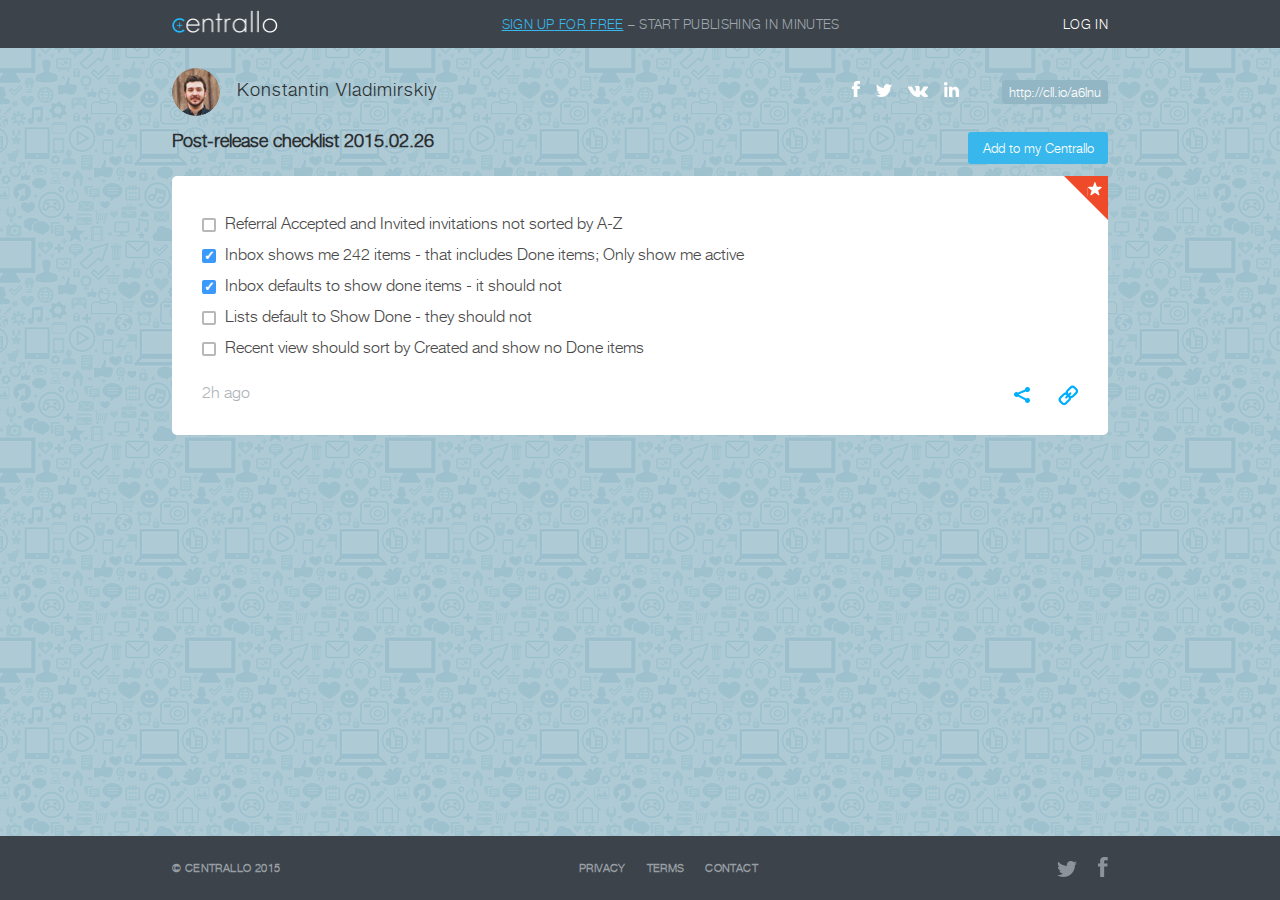
<file: single.html>
<!DOCTYPE html>
<html>
<head>
	<title>Centrallo</title>
	<meta charset="utf-8">
	<meta name="viewport" content="width=device-width, initial-scale=1">
	<link rel="stylesheet" href="css/style.min.css">
</head>
<body>
	<div class="wrapper">
		<header class="page-header">
			<div class="download-app">
				<div class="download-app__inner container">
					<div class="download-app__app-desc">
						<div class="logotype"></div>
						<div class="download-app__text">
							<span class="download-app__app-title">Centrallo</span>
							Free on the Google Play
						</div>
					</div>			
					<div class="download-app__ctrl-btns">
						<a class="download-app__btn btn" href="#">Download</a>
						<div class="download-app__close"></div>
					</div>
				</div>
			</div>
				
			<div class="page-header__inner container">
				<a class="logo" href="/">
					<img class="logo__img" src="images/logo@2x.png" srcset="images/logo@3x.png 2x" alt="На главную">
				</a>
				<span class="page-header__sign-up">
					<a class="page-header__sign-up-link" href="#">sign up<span class="hide__phone"> for free</a> <span class="page-header__sign-up-desc">&#8211; start publishing in minutes</span>
				</span>
				<a class="page-header__log-in" href="#">log in</a>
			</div>
		</header>
		<main class="page-content">
			<div class="page-content__inner container">
				<header class="page-content__header user-info">
					<div class="page-content__header-block">
						<div class="user-info__about">
							<img class="user-info__avatar" src="images/ava@2x.png" srcset="images/ava@3x.png 1.5x" alt="username">
							<span class="user-info__name">Konstantin Vladimirskiy</span>
						</div>
						<div class="user-info__links">
							<div class="user-info__social-links">
								<a class="user-info__social-link social-link__fb" href="#"></a>
								<a class="user-info__social-link social-link__tw" href="#"></a>
								<a class="user-info__social-link social-link__vk" href="#"></a>
								<a class="user-info__social-link social-link__in" href="#"></a>
							</div>
							<a class="user-info__user-link btn" href="#">http://cll.io/a6lnu</a>
						</div>
					</div>
					<div class="page-content__header-block">
						<h1 class="user-info__posts">Post-release checklist 2015.02.26</h1>
						<div class="user-info__btns">
							<a class="user-info__add-user btn" href="#">Add to my Centrallo</a>
							<div class="user-info__share btn">
								Share		
								<div class="user-info__share-content hide">
									<div class="user-info__share-link"><span class="selection"></span></div>
									<div class="user-info__share-social-links">
										<a class="social-link__btn social-link__btn-fb <!--social-link__fb-->" href="#"></a>
										<a class="social-link__btn social-link__btn-tw <!--social-link__tw-->" href="#"></a>
										<a class="social-link__btn social-link__btn-vk <!--social-link__vk-->" href="#"></a>
										<a class="social-link__btn social-link__btn-in <!--social-link__in-->" href="#"></a>
									</div>
									<div class="user-info__share-close"></div>
								</div>							
							</div>
						</div>
					</div>
				</header>
				<article class="entry entry__inner entry__mark">
					<section class="entry__content">
						<ul class="entry__list">
							<li class="entry__list-item">
								<label><input type="checkbox" class="entry__checkbox" /><span class="entry__label">Referral Accepted and Invited invitations not sorted by A-Z</span></label>
							</li>
							<li class="entry__list-item">
								<label><input type="checkbox" class="entry__checkbox" checked /><span class="entry__label">Inbox shows me 242 items - that includes Done items; Only show me active</span></label>
							</li>
							<li class="entry__list-item">
								<label><input type="checkbox" class="entry__checkbox" checked /><span class="entry__label">Inbox defaults to show done items - it should not</span></label>
							</li>
							<li class="entry__list-item">
								<label><input type="checkbox" class="entry__checkbox" /><span class="entry__label">Lists default to Show Done - they should not</span></label>
							</li>
							<li class="entry__list-item">
								<label><input type="checkbox" class="entry__checkbox" /><span class="entry__label">Recent view should sort by Created and show no Done items</span></label>
							</li>
						</ul>
					</section>
					<div class="entry__ctrl">
						<span class="entry__time-post">2h ago</span>
						<div class="entry__btns">
							<span class="entry__share-btn">
								<div class="entry__share-link hide">
									<a class="entry__share-social-link social-link__fb" href="#"></a>
									<a class="entry__share-social-link social-link__tw" href="#"></a>
									<a class="entry__share-social-link social-link__vk" href="#"></a>
									<a class="entry__share-social-link social-link__in" href="#"></a>
								</div>
							</span>
							<span class="entry__copy-btn"><div class="entry__link hide">http://cll.io/a1lnu</div></span>
						</div>
					</div>
				</article>						
			</div>
		</main>
		<footer class="page-footer">
			<div class="page-footer__inner container">
				<div class="page-footer__copyright">
					&copy; <a class="page-footer__link" href="/">centrallo</a> 2015
				</div>
				<div class="page-footer__links">
					<a class="page-footer__link" href="#">privacy</a>
					<a class="page-footer__link" href="#">terms</a>
					<a class="page-footer__link" href="#">contact</a>
				</div>
				<div class="page-footer__social-links">
					<a class="page-footer__social-link page-footer__social-link--tw" href="#"></a>
					<a class="page-footer__social-link page-footer__social-link--fb" href="#"></a>
				</div>
			</div>
		</footer>
		<div class="overlay hide"></div>
	</div>
	
	<script src="js/script.min.js"></script>
</body>
</html>
</file>
<file: css/style.min.css>
html{font-family:sans-serif;-ms-text-size-adjust:100%;-webkit-text-size-adjust:100%}body{margin:0}article,aside,details,figcaption,figure,footer,header,hgroup,main,menu,nav,section,summary{display:block}audio,canvas,progress,video{display:inline-block;vertical-align:baseline}audio:not([controls]){display:none;height:0}[hidden],template{display:none}a{background-color:transparent}a:active,a:focus,a:hover{outline:0}abbr[title]{border-bottom:1px dotted}b,strong{font-weight:700}dfn{font-style:italic}h1{margin:.67em 0;font-size:2em}mark{color:#000;background:#ff0}small{font-size:80%}sub,sup{position:relative;font-size:75%;line-height:0;vertical-align:baseline}sup{top:-.5em}sub{bottom:-.25em}img{border:0}svg:not(:root){overflow:hidden}figure{margin:1em 40px}hr{height:0;box-sizing:content-box}pre{overflow:auto}code,kbd,pre,samp{font-size:1em;font-family:monospace,monospace}button,input,optgroup,select,textarea{margin:0;font:inherit;color:inherit}button{overflow:visible}button,select{text-transform:none}button,html input[type=button],input[type=reset],input[type=submit]{-webkit-appearance:button;cursor:pointer}button[disabled],html input[disabled]{cursor:default}button::-moz-focus-inner,input::-moz-focus-inner{padding:0;border:0}input{line-height:normal}input[type=checkbox],input[type=radio]{padding:0;box-sizing:border-box}input[type=number]::-webkit-inner-spin-button,input[type=number]::-webkit-outer-spin-button{height:auto}input[type=search]{-webkit-appearance:textfield;box-sizing:content-box}input[type=search]::-webkit-search-cancel-button,input[type=search]::-webkit-search-decoration{-webkit-appearance:none}fieldset{margin:0 2px;padding:.35em .625em .75em;border:1px solid silver}legend{padding:0;border:0}textarea{overflow:auto}optgroup{font-weight:700}table{border-collapse:collapse;border-spacing:0}td,th{padding:0}*,:after,:before{box-sizing:inherit}html{box-sizing:border-box;-webkit-tap-highlight-color:rgba(0,0,0,0)}body{margin:0;padding:0}a{color:#00aeff;text-decoration:none}a:focus,a:hover{color:#45c4ff}img{max-width:100%;height:auto;vertical-align:middle}body{position:relative;font-size:16px;line-height:1;font-family:HelveticaNeue,Helvetica,Arial,sans serif}.wrapper{display:-ms-flexbox;display:flex;-ms-flex-direction:column;flex-direction:column;min-height:100vh;}.container{width:320px;margin:0 auto;padding:0 12px}.btn{display:-ms-inline-flexbox;display:inline-flex;-ms-flex-pack:center;justify-content:center;-ms-flex-align:center;align-items:center;border-radius:3px}.not-mobile{display:none}.overlay{position:absolute;top:0;right:0;bottom:0;left:0;z-index:2;background:rgba(0,0,0,.5)}.popup{position:fixed;z-index:3}.selection,::-moz-selection{background:#37b7ec}@font-face{font-style:normal;font-family:HelveticaNeue;src:url(../fonts/helveticaneuecyr-light-webfont.eot);src:url(../fonts/helveticaneuecyr-light-webfont.eot?#iefix) format('embedded-opentype'),url(../fonts/helveticaneuecyr-light-webfont.woff2) format('woff2'),url(../fonts/helveticaneuecyr-light-webfont.woff) format('woff'),url(../fonts/helveticaneuecyr-light-webfont.svg#helveticaneuecyrlight) format('svg');font-weight:400}.download-app,.selection,::selection{background:#37b7ec}.download-app{height:50px}.download-app__inner{-ms-flex-pack:justify;justify-content:space-between;height:100%}.download-app__app-desc,.download-app__inner{display:-ms-flexbox;display:flex;-ms-flex-align:center;align-items:center}.download-app__text{height:32px;padding:3px 0;font-size:11px;color:#fff;letter-spacing:.5px}.download-app__app-title{display:block;font-size:14px}.download-app__btn{padding:7px 17px;font-size:12px;background:#fff;margin-right:8px;letter-spacing:1px}.download-app__btn:focus,.download-app__btn:hover{color:#00adff}.download-app__close{display:inline-block;width:11px;height:11px;background:url(../images/sprite.svg) 72.7704918% 67.9245283% no-repeat;cursor:pointer}.logotype{display:inline-block;width:32px;height:32px;background:url(../images/icon@2x.png) #2e3439 50%;border-radius:50%;margin-right:7.5px}.page-header{min-height:48px;background:#3c434a}.page-header__inner{display:-ms-flexbox;display:flex;-ms-flex-pack:justify;justify-content:space-between;-ms-flex-align:center;align-items:center;height:48px;font-size:13px;letter-spacing:.3px;text-transform:uppercase}.page-header__sign-up{display:inline-block;margin:0 24px 0 63px}.page-header__sign-up-link{color:#37b7ec}.page-header__sign-up-link:focus,.page-header__sign-up-link:hover{color:#76cef2}.page-header__sign-up-desc{display:none;color:#9ea8ae}.page-header__log-in,.page-header__log-in:focus,.page-header__log-in:hover{color:#fff}.logo{-ms-flex-item-align:stretch;-ms-grid-row-align:stretch;align-self:stretch;margin-top:10px}.logo__img{width:106px}.page-content{position:relative;-ms-flex-positive: 1;flex-grow:1;background:url(../images/pat@2x.png) repeat}.page-content__inner{padding-bottom:50px}.page-content__header{margin-bottom:12px;padding-top:20px}.page-content__header-block{display:-ms-flexbox;display:flex;-ms-flex-direction:column;flex-direction:column;-ms-flex-pack:justify;justify-content:space-between;-ms-flex-align:center;align-items:center;margin-bottom:16px}.page-content__header-block:last-child{margin-bottom:0}.user-info__about{-ms-flex-item-align:baseline;align-self:baseline}.user-info__links{display:none}.user-info__social-links{display:inline-block;margin-right:33px}.user-info__social-link{display:inline-block;margin:0 6px}.user-info__avatar{display:inline-block;width:38px;height:38px;border-radius:50%;margin-right:13px}.user-info__name{color:#2c2f31;letter-spacing:1px}.user-info__user-link{height:24px;padding:0 7px;font-size:13px;color:#fff;background:#92b6c4;border-radius:4px}.user-info__user-link:focus,.user-info__user-link:hover{color:#fff}.user-info__posts{margin:20px 0 0;font-size:18px;color:#2c2f31;-ms-flex-item-align:start;align-self:flex-start;font-weight:700}.user-info__btns{display:-ms-flexbox;display:flex;-ms-flex-pack:center;justify-content:center;-ms-flex-align:center;align-items:center;font-size:13px;text-align:center;-ms-flex-order:-1;order:-1}.user-info__add-user{width:140px;height:32px;padding:9px;color:#fff;background:#37b7ec}.user-info__add-user:focus,.user-info__add-user:hover{color:#fff}.user-info__add-user--wide{width:300px}.user-info__share{width:140px;height:32px;padding:9px;color:#3c434a;background:#fff;transition:.5s linear;margin-left:16px;cursor:pointer}.user-info__share:before{display:inline-block;width:16px;height:16px;background:url(../images/sprite.svg) 100% 61.2244898% no-repeat;content:"";margin-right:7px}.user-info__share.popup{top:110px;right:20px;left:20px;display:block;width:auto;height:auto;margin:0;padding:18px 0 0;font-size:22px;cursor:default}.user-info__share-content{height:151px;text-align:center;background:#f0f5fa;margin-top:16px}.user-info__share-link{padding:21px 0 40px;font-size:20px;color:#fff}.user-info__share-close{position:absolute;top:5px;right:5px;display:block;width:11px;height:11px;background:url(../images/sprite.svg) 52.45901639% 67.9245283% no-repeat;content:"";cursor:pointer}.social-link__btn{display:inline-block;width:36px;height:36px;margin:0 10px;border-radius:50%}.social-link__btn-fb{background:url(../images/sprite-soc.svg) 11.5% 79% no-repeat,#3a589c}.social-link__btn-tw{background:url(../images/sprite-soc.svg) 50.67567568% 20% no-repeat,#29a9e1}.social-link__btn-vk{background:url(../images/sprite-soc.svg) 13.5% 19% no-repeat,#5a7ba0}.social-link__btn-in{background:url(../images/sprite-soc.svg) 87% 21% no-repeat,#007bb8}.social-link__fb{display:inline-block;width:8px;height:16px;background:url(../images/sprite.svg) 87.87878788% 28.57142857% no-repeat}.social-link__tw{display:inline-block;width:16px;height:13px;background:url(../images/sprite.svg) 27.5862069% 69.23076923% no-repeat}.social-link__vk{display:inline-block;width:20px;height:11px;background:url(../images/sprite.svg) 70.37037037% 0 no-repeat}.social-link__in{display:inline-block;width:15px;height:15px;background:url(../images/sprite.svg) 0 100% no-repeat}.entry{position:relative;background:#fff;border-radius:5px}.entry__inner{margin:12px 0;padding:16px 16px 30px;font-size:16px}.entry__content{line-height:1.63;color:#494949;margin-bottom:24px}.entry__content:last-child{margin-bottom:0}.entry__content img,.entry__content video{display:inline-block;max-width:100%;min-height:120px;height:120px;margin:4px 0;vertical-align:top}.entry__content img:first-child{margin-left:0}.entry__list{margin:0;padding:0;list-style:none}.entry__list-item{margin:5px 0}.entry__label{position:relative;display:-ms-inline-flexbox;display:inline-flex;-ms-flex-align:baseline;align-items:baseline;width:265px;line-height:1.4;cursor:pointer}.entry__checkbox:not(checked)+.entry__label:before{display:-ms-inline-flexbox;display:inline-flex;-ms-flex-pack:center;justify-content:center;-ms-flex-align:center;align-items:center;width:14px;-ms-flex-preferred-size:14px;flex-basis:14px;-ms-flex-negative:0;flex-shrink:0;height:14px;border:2px solid #b8b8b8;font-size:13px;color:#fff;border-radius:2px;transition:all .2s;content:"\2713";margin-right:9px;font-weight:700}.entry__checkbox:checked+.entry__label:before{background:#3b99fc;border-color:#3b99fc}.entry__checkbox{position:absolute;opacity:0}.entry__ctrl{color:#aeb4ba}.entry__archive{opacity:.6}.entry__not-active-text{color:#858585}.entry__archive:before,.entry__lock:before,.entry__mark:before{position:absolute;top:0;right:0;z-index:1;display:block;width:0;height:0;content:"";border-left:44px solid transparent}.entry__mark:before{border-top:44px solid #ef4b2b}.entry__lock:before{border-top:44px solid #3c434a}.entry__archive:before{border-top:44px solid #979da3}.entry__archive:after,.entry__lock:after,.entry__mark:after{position:absolute;top:5px;right:5px;z-index:2;display:block;content:""}.entry__mark:after{width:16px;height:15px;background:url(../images/sprite.svg) 45.76271186% 98.03921569% no-repeat}.entry__lock:after{width:12px;height:15px;background:url(../images/sprite.svg) 24.19354839% 100% no-repeat}.entry__archive:after{width:16px;height:14px;background:url(../images/sprite.svg) 100% 0 no-repeat}.entry__archive,.entry__lock{display:none}.entry__archive{opacity:.7}.entry__section{padding:16px 0;margin-bottom:19px;border-bottom:.5px solid #bdbdbd}.entry__section:first-child{padding-top:0}.entry__ctrl{-ms-flex-pack:justify;justify-content:space-between}.entry__calendar,.entry__ctrl{display:-ms-flexbox;display:flex}.entry__calendar{-ms-flex-align:end;align-items:flex-end;line-height:1;color:#858585;margin-top:16px}.entry__calendar:before{display:inline-block;width:18px;height:20px;background:url(../images/sprite.svg) 35.71428571% 0 no-repeat;content:"";margin-right:10px}.entry__btns{display:-ms-flexbox;display:flex;-ms-flex-align:center;align-items:center}.entry__copy-btn,.entry__share-btn{position:relative;display:inline-block;width:16px;height:16px;background-repeat:no-repeat;cursor:pointer}.entry__share-btn{background:url(../images/sprite.svg) 100% 61.2244898% no-repeat}.entry__copy-btn{width:20px;height:20px;background:url(../images/sprite.svg) 0 0 no-repeat;margin-left:28px}.entry__link,.entry__share-link{position:absolute;top:-54px;left:-62px;width:134px;height:42px;padding:14px 10px;font-size:14px;text-align:center;color:#fff;background:#404040;border-radius:3px;opacity:.7}.entry__link:after,.entry__share-link:after{position:absolute;bottom:-10px;left:48%;display:block;width:0;height:0;content:"";border-left:7px solid transparent;border-right:7px solid transparent;border-top:10px solid #404040}.entry__share-social-link{margin:0 2px}.entry__list-wrapper{display:-ms-flexbox;display:flex;-ms-flex-direction:column;flex-direction:column;-ms-flex-pack:justify;justify-content:space-between}.entry__list-icon,.entry__list-title{display:inline-block}.entry__list-icon{width:16px;height:14px;background:url(../images/sprite.svg) 0 70.58823529% no-repeat;margin-right:12px;cursor:pointer}.entry__list-icon:focus,.entry__list-icon:hover{background:url(../images/sprite.svg) 34.48275862% 39.21568627% no-repeat}.entry__list-title{margin:0;color:#333}.entry__list-info{display:-ms-flexbox;display:flex;-ms-flex-pack:justify;justify-content:space-between;color:#858585}.entry__list-published-time{-ms-flex-order:-1;order:-1;margin-left:33px}.map-mark{display:-ms-flexbox;display:flex;-ms-flex-direction:column;flex-direction:column;padding:0 0 19px}.map-mark__desc{max-width:250px}.map-mark__place-title{margin:0;font-size:16px;line-height:1.31;color:#383838;font-weight:700}.map-mark__address-wrapper{margin:8px 0 16px;color:#858585}.map-mark__address{display:block;margin:4px 0;line-height:1}.map-mark__service-link{color:#00adff}.loaded-file{display:inline-block;margin:6px 12px;font-size:14px;text-align:center;color:#333}.loaded-file__link{display:block;color:#333}.loaded-file__link:focus,.loaded-file__link:hover{color:#555}.loaded-file__type-eps:before{background:url(../images/db@2x.png)}.loaded-file__type-eps:before,.loaded-file__type-zip:before{display:block;width:46px;height:58px;margin:0 auto 12px;content:""}.loaded-file__type-zip:before{background:url(../images/skydrive@2x.png)}.loaded-file__type-doc:before{display:block;width:46px;height:58px;margin:0 auto 12px;background:url(../images/attach-doc@2x.png);content:""}.page-footer{height:64px;font-size:11px;color:#979ea4;background:#3c434a;font-weight:700;letter-spacing:.4px;text-transform:uppercase}.page-footer__inner{display:-ms-flexbox;display:flex;-ms-flex-pack:justify;justify-content:space-between;-ms-flex-align:center;align-items:center;height:100%}.page-footer__copyright{display:none}.page-footer__inner a{color:inherit;text-decoration:none}.page-footer__links{display:-ms-flexbox;display:flex;-ms-flex-pack:justify;justify-content:space-between;min-width:179px}.page-footer__social-link{display:inline-block;margin-right:18px}.page-footer__social-link:last-child{margin-right:0}.page-footer__social-link--tw{width:20px;height:16px;background:url(../images/sprite.svg) 0 40.81632653% no-repeat}.page-footer__social-link--fb{width:10px;height:20px;background:url(../images/sprite.svg) 59.375% 24.44444444% no-repeat}.hide{display:none}@media (min-width:768px){.container{width:720px;padding:auto 30px}.download-app__btn{margin-right:16px}.logotype{width:34px;height:34px;border-radius:8px}.page-header__sign-up{margin:0}.page-header__sign-up-link{text-decoration:underline}.page-header__sign-up-desc{display:inline}.page-content__header-block{-ms-flex-direction:row;flex-direction:row}.user-info__links{display:block}.user-info__avatar{width:48px;height:48px}.user-info__name{font-size:18px}.user-info__posts{margin:0}.user-info__btns{-ms-flex-order:2;order:2}.user-info__share{display:none}.entry__inner{padding:30px}.entry__content img,.entry__content video{margin:6px}.entry__label{width:660px}.entry__list-wrapper:last-child{border-bottom:none}.entry__list-wrapper{-ms-flex-direction:row;flex-direction:row;padding:13px 0 16px;border-bottom:1px solid #bdbdbd}.entry__list-published-time{-ms-flex-order:2;order:2}.map-mark{-ms-flex-direction:row;flex-direction:row}.map-mark__map>.map-mark__map-img{width:300px;height:auto;margin:0 16px 0 0}.page-footer__copyright{display:block}}@media (min-width:1000px){.container{width:960px}.download-app{display:none}.page-header__sign-up{text-align:center}.entry__content img,.entry__content video{height:140px}.entry__label{width:900px}.entry__archive,.entry__lock{display:block}.map-mark__desc{max-width:none}}@media (-ms-high-contrast:none),screen and (-ms-high-contrast:active){.entry__label{display:inline-block}}@media (max-width:767px){.hide__phone{display:none}}
</file>
